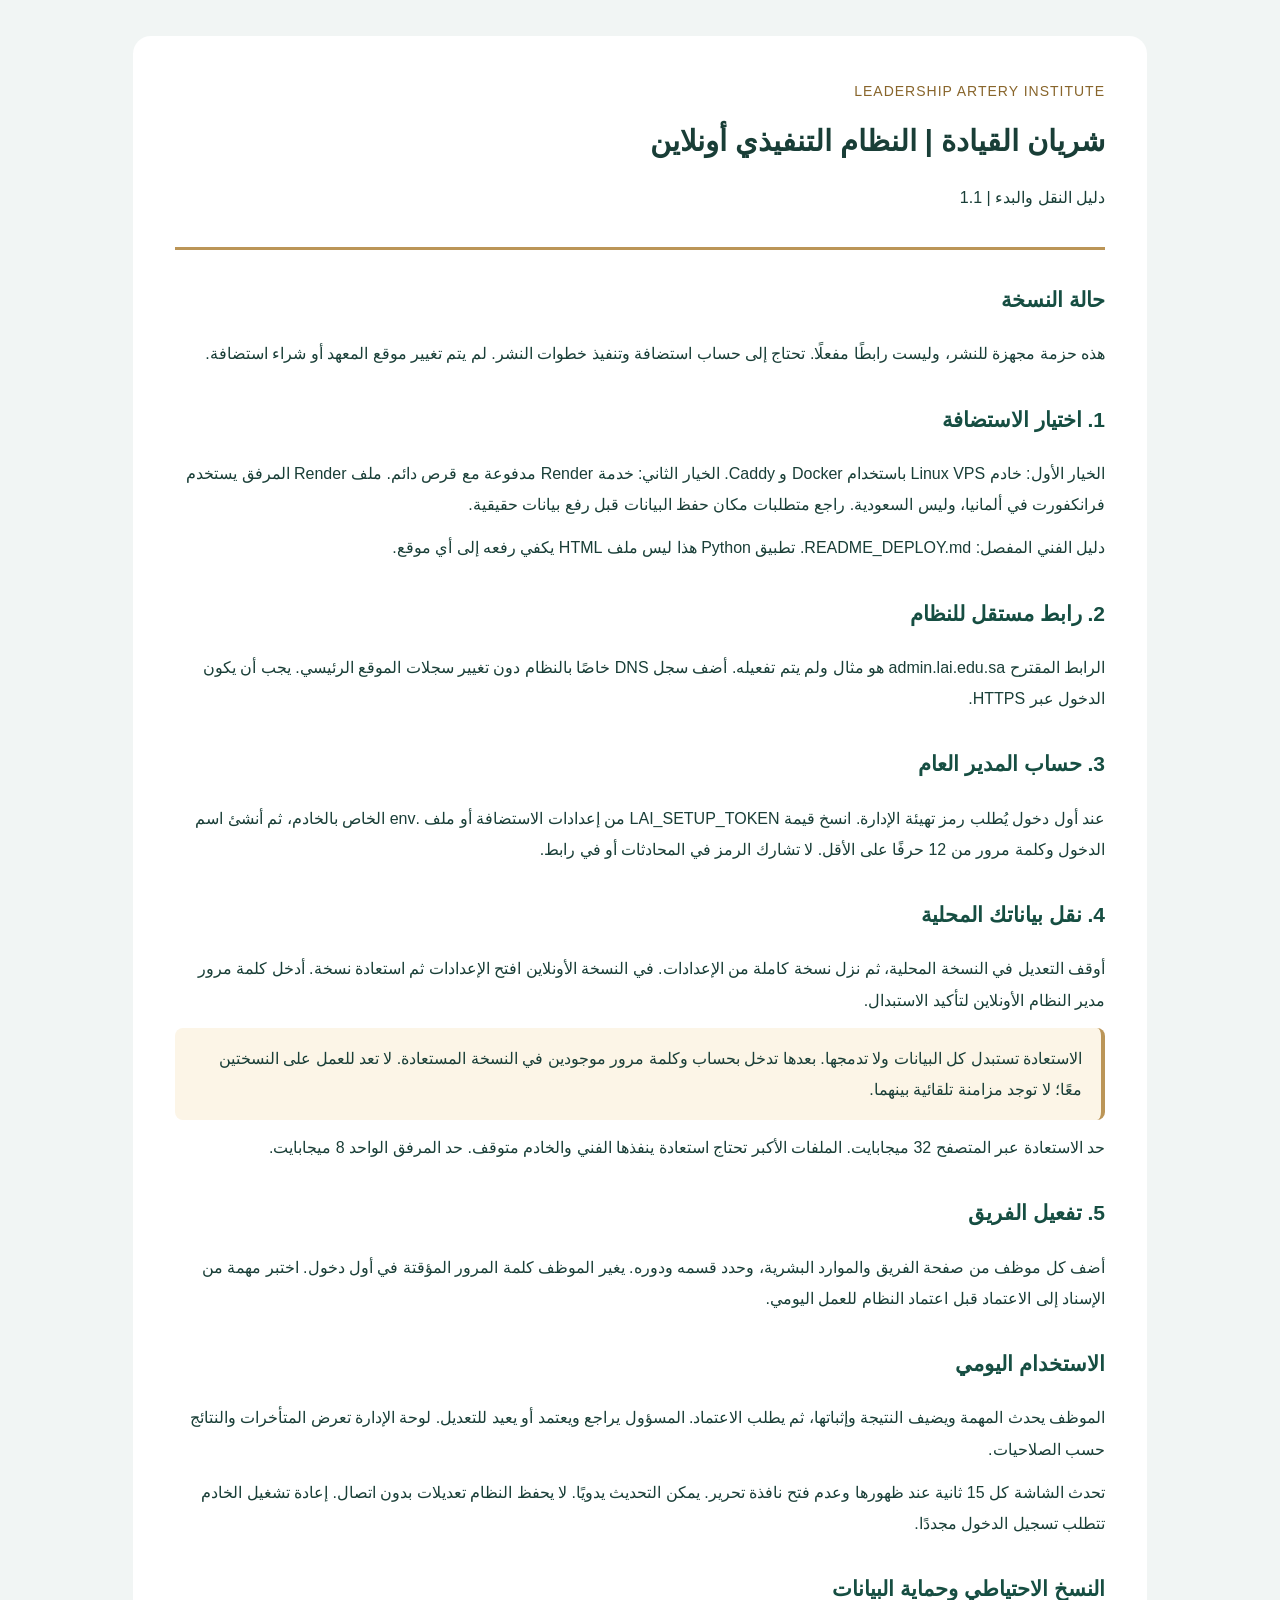
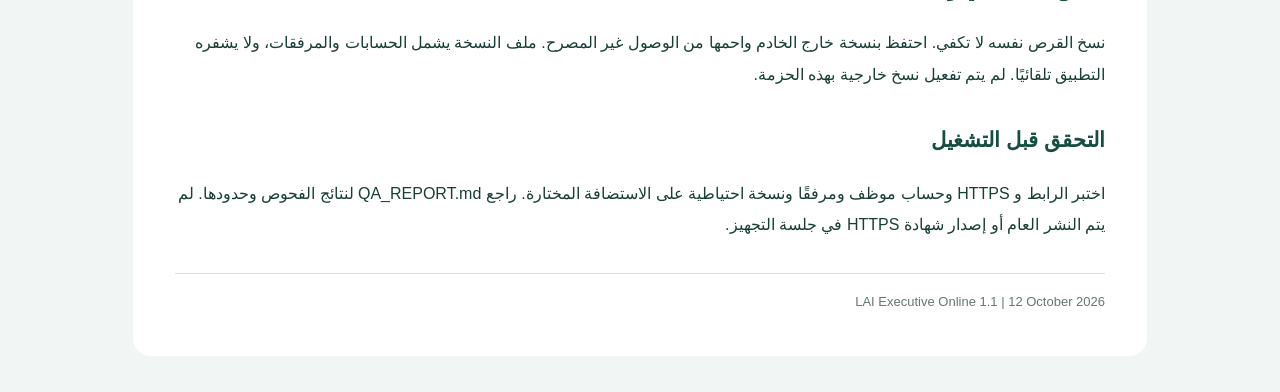
<file: QUICK_START_AR.html>
<!doctype html><html lang="ar" dir="rtl"><head><meta charset="utf-8"><meta name="viewport" content="width=device-width,initial-scale=1"><title>شريان القيادة | النظام التنفيذي أونلاين</title><style>body{font-family:Tahoma,Arial,sans-serif;background:#f1f5f4;color:#193e37;margin:0;line-height:1.95}main{max-width:930px;margin:36px auto;background:white;padding:42px;border-radius:18px}header{border-bottom:3px solid #bb9557;padding-bottom:22px}h1{font-size:29px;margin:8px 0}h2{font-size:21px;margin-top:30px;color:#164e42}.eyebrow{color:#88652b;font-size:14px;letter-spacing:1px}.notice{background:#fcf5e7;border-right:4px solid #bb9557;padding:15px 19px;border-radius:8px}p{margin:12px 0}code,pre{direction:ltr;unicode-bidi:embed;background:#f2f5f4;padding:3px 7px;border-radius:5px}pre{text-align:left;padding:18px;overflow:auto}footer{font-size:13px;color:#65776f;border-top:1px solid #d8e2dd;margin-top:32px;padding-top:15px}@media(max-width:650px){main{margin:0;padding:23px;border-radius:0}h1{font-size:25px}}@media print{main{margin:0;padding:0}body{background:white}h2{break-after:avoid}}</style></head><body><main><header><div class="eyebrow">LEADERSHIP ARTERY INSTITUTE</div><h1>شريان القيادة | النظام التنفيذي أونلاين</h1><p>دليل النقل والبدء | 1.1</p></header><section><h2>حالة النسخة</h2><p>هذه حزمة مجهزة للنشر، وليست رابطًا مفعلًا. تحتاج إلى حساب استضافة وتنفيذ خطوات النشر. لم يتم تغيير موقع المعهد أو شراء استضافة.</p></section><section><h2>1. اختيار الاستضافة</h2><p>الخيار الأول: خادم Linux VPS باستخدام Docker و Caddy. الخيار الثاني: خدمة Render مدفوعة مع قرص دائم. ملف Render المرفق يستخدم فرانكفورت في ألمانيا، وليس السعودية. راجع متطلبات مكان حفظ البيانات قبل رفع بيانات حقيقية.</p><p>دليل الفني المفصل: README_DEPLOY.md. تطبيق Python هذا ليس ملف HTML يكفي رفعه إلى أي موقع.</p></section><section><h2>2. رابط مستقل للنظام</h2><p>الرابط المقترح admin.lai.edu.sa هو مثال ولم يتم تفعيله. أضف سجل DNS خاصًا بالنظام دون تغيير سجلات الموقع الرئيسي. يجب أن يكون الدخول عبر HTTPS.</p></section><section><h2>3. حساب المدير العام</h2><p>عند أول دخول يُطلب رمز تهيئة الإدارة. انسخ قيمة LAI_SETUP_TOKEN من إعدادات الاستضافة أو ملف .env الخاص بالخادم، ثم أنشئ اسم الدخول وكلمة مرور من 12 حرفًا على الأقل. لا تشارك الرمز في المحادثات أو في رابط.</p></section><section><h2>4. نقل بياناتك المحلية</h2><p>أوقف التعديل في النسخة المحلية، ثم نزل نسخة كاملة من الإعدادات. في النسخة الأونلاين افتح الإعدادات ثم استعادة نسخة. أدخل كلمة مرور مدير النظام الأونلاين لتأكيد الاستبدال.</p></section><p class="notice">الاستعادة تستبدل كل البيانات ولا تدمجها. بعدها تدخل بحساب وكلمة مرور موجودين في النسخة المستعادة. لا تعد للعمل على النسختين معًا؛ لا توجد مزامنة تلقائية بينهما.</p><p>حد الاستعادة عبر المتصفح 32 ميجابايت. الملفات الأكبر تحتاج استعادة ينفذها الفني والخادم متوقف. حد المرفق الواحد 8 ميجابايت.</p><section><h2>5. تفعيل الفريق</h2><p>أضف كل موظف من صفحة الفريق والموارد البشرية، وحدد قسمه ودوره. يغير الموظف كلمة المرور المؤقتة في أول دخول. اختبر مهمة من الإسناد إلى الاعتماد قبل اعتماد النظام للعمل اليومي.</p></section><section><h2>الاستخدام اليومي</h2><p>الموظف يحدث المهمة ويضيف النتيجة وإثباتها، ثم يطلب الاعتماد. المسؤول يراجع ويعتمد أو يعيد للتعديل. لوحة الإدارة تعرض المتأخرات والنتائج حسب الصلاحيات.</p><p>تحدث الشاشة كل 15 ثانية عند ظهورها وعدم فتح نافذة تحرير. يمكن التحديث يدويًا. لا يحفظ النظام تعديلات بدون اتصال. إعادة تشغيل الخادم تتطلب تسجيل الدخول مجددًا.</p></section><section><h2>النسخ الاحتياطي وحماية البيانات</h2><p>نسخ القرص نفسه لا تكفي. احتفظ بنسخة خارج الخادم واحمها من الوصول غير المصرح. ملف النسخة يشمل الحسابات والمرفقات، ولا يشفره التطبيق تلقائيًا. لم يتم تفعيل نسخ خارجية بهذه الحزمة.</p></section><section><h2>التحقق قبل التشغيل</h2><p>اختبر الرابط و HTTPS وحساب موظف ومرفقًا ونسخة احتياطية على الاستضافة المختارة. راجع QA_REPORT.md لنتائج الفحوص وحدودها. لم يتم النشر العام أو إصدار شهادة HTTPS في جلسة التجهيز.</p></section><footer>LAI Executive Online 1.1 | 12 October 2026</footer></main></body></html>
</file>
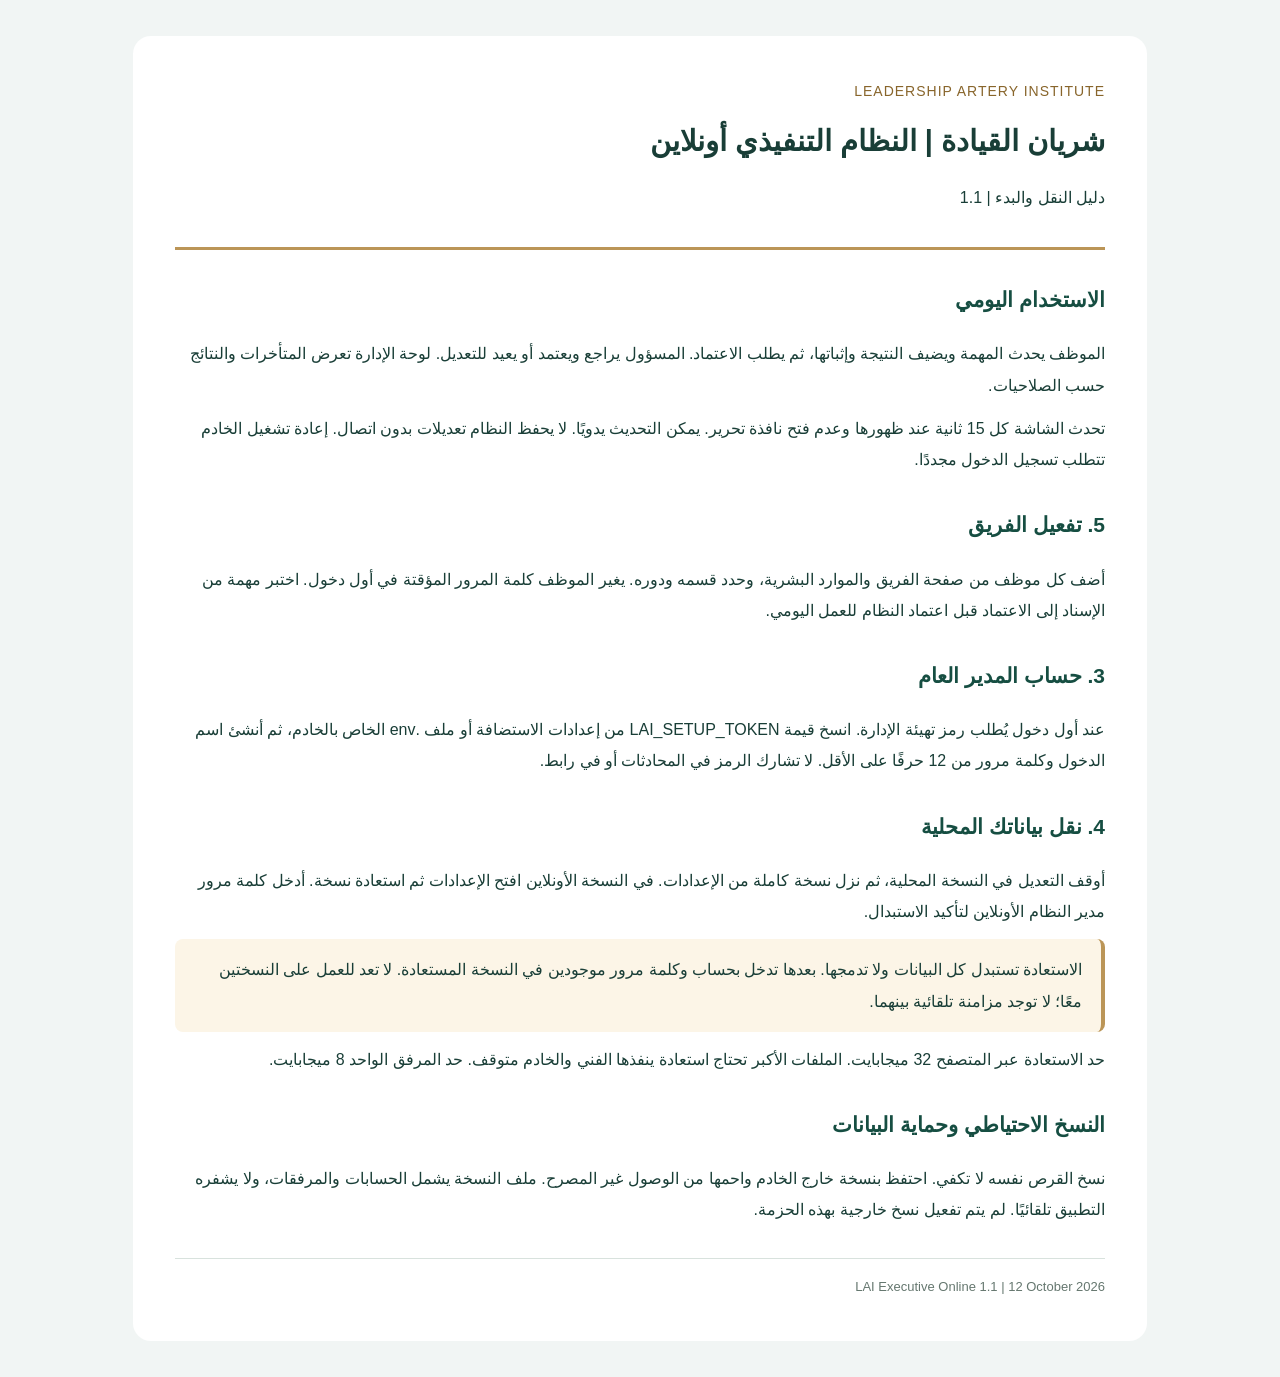
<file: static/help.html>
<!doctype html><html lang="ar" dir="rtl"><head><meta charset="utf-8"><meta name="viewport" content="width=device-width,initial-scale=1"><title>شريان القيادة | النظام التنفيذي أونلاين</title><style>body{font-family:Tahoma,Arial,sans-serif;background:#f1f5f4;color:#193e37;margin:0;line-height:1.95}main{max-width:930px;margin:36px auto;background:white;padding:42px;border-radius:18px}header{border-bottom:3px solid #bb9557;padding-bottom:22px}h1{font-size:29px;margin:8px 0}h2{font-size:21px;margin-top:30px;color:#164e42}.eyebrow{color:#88652b;font-size:14px;letter-spacing:1px}.notice{background:#fcf5e7;border-right:4px solid #bb9557;padding:15px 19px;border-radius:8px}p{margin:12px 0}code,pre{direction:ltr;unicode-bidi:embed;background:#f2f5f4;padding:3px 7px;border-radius:5px}pre{text-align:left;padding:18px;overflow:auto}footer{font-size:13px;color:#65776f;border-top:1px solid #d8e2dd;margin-top:32px;padding-top:15px}@media(max-width:650px){main{margin:0;padding:23px;border-radius:0}h1{font-size:25px}}@media print{main{margin:0;padding:0}body{background:white}h2{break-after:avoid}}</style></head><body><main><header><div class="eyebrow">LEADERSHIP ARTERY INSTITUTE</div><h1>شريان القيادة | النظام التنفيذي أونلاين</h1><p>دليل النقل والبدء | 1.1</p></header><section><h2>الاستخدام اليومي</h2><p>الموظف يحدث المهمة ويضيف النتيجة وإثباتها، ثم يطلب الاعتماد. المسؤول يراجع ويعتمد أو يعيد للتعديل. لوحة الإدارة تعرض المتأخرات والنتائج حسب الصلاحيات.</p><p>تحدث الشاشة كل 15 ثانية عند ظهورها وعدم فتح نافذة تحرير. يمكن التحديث يدويًا. لا يحفظ النظام تعديلات بدون اتصال. إعادة تشغيل الخادم تتطلب تسجيل الدخول مجددًا.</p></section><section><h2>5. تفعيل الفريق</h2><p>أضف كل موظف من صفحة الفريق والموارد البشرية، وحدد قسمه ودوره. يغير الموظف كلمة المرور المؤقتة في أول دخول. اختبر مهمة من الإسناد إلى الاعتماد قبل اعتماد النظام للعمل اليومي.</p></section><section><h2>3. حساب المدير العام</h2><p>عند أول دخول يُطلب رمز تهيئة الإدارة. انسخ قيمة LAI_SETUP_TOKEN من إعدادات الاستضافة أو ملف .env الخاص بالخادم، ثم أنشئ اسم الدخول وكلمة مرور من 12 حرفًا على الأقل. لا تشارك الرمز في المحادثات أو في رابط.</p></section><section><h2>4. نقل بياناتك المحلية</h2><p>أوقف التعديل في النسخة المحلية، ثم نزل نسخة كاملة من الإعدادات. في النسخة الأونلاين افتح الإعدادات ثم استعادة نسخة. أدخل كلمة مرور مدير النظام الأونلاين لتأكيد الاستبدال.</p></section><p class="notice">الاستعادة تستبدل كل البيانات ولا تدمجها. بعدها تدخل بحساب وكلمة مرور موجودين في النسخة المستعادة. لا تعد للعمل على النسختين معًا؛ لا توجد مزامنة تلقائية بينهما.</p><p>حد الاستعادة عبر المتصفح 32 ميجابايت. الملفات الأكبر تحتاج استعادة ينفذها الفني والخادم متوقف. حد المرفق الواحد 8 ميجابايت.</p><section><h2>النسخ الاحتياطي وحماية البيانات</h2><p>نسخ القرص نفسه لا تكفي. احتفظ بنسخة خارج الخادم واحمها من الوصول غير المصرح. ملف النسخة يشمل الحسابات والمرفقات، ولا يشفره التطبيق تلقائيًا. لم يتم تفعيل نسخ خارجية بهذه الحزمة.</p></section><footer>LAI Executive Online 1.1 | 12 October 2026</footer></main></body></html>
</file>
